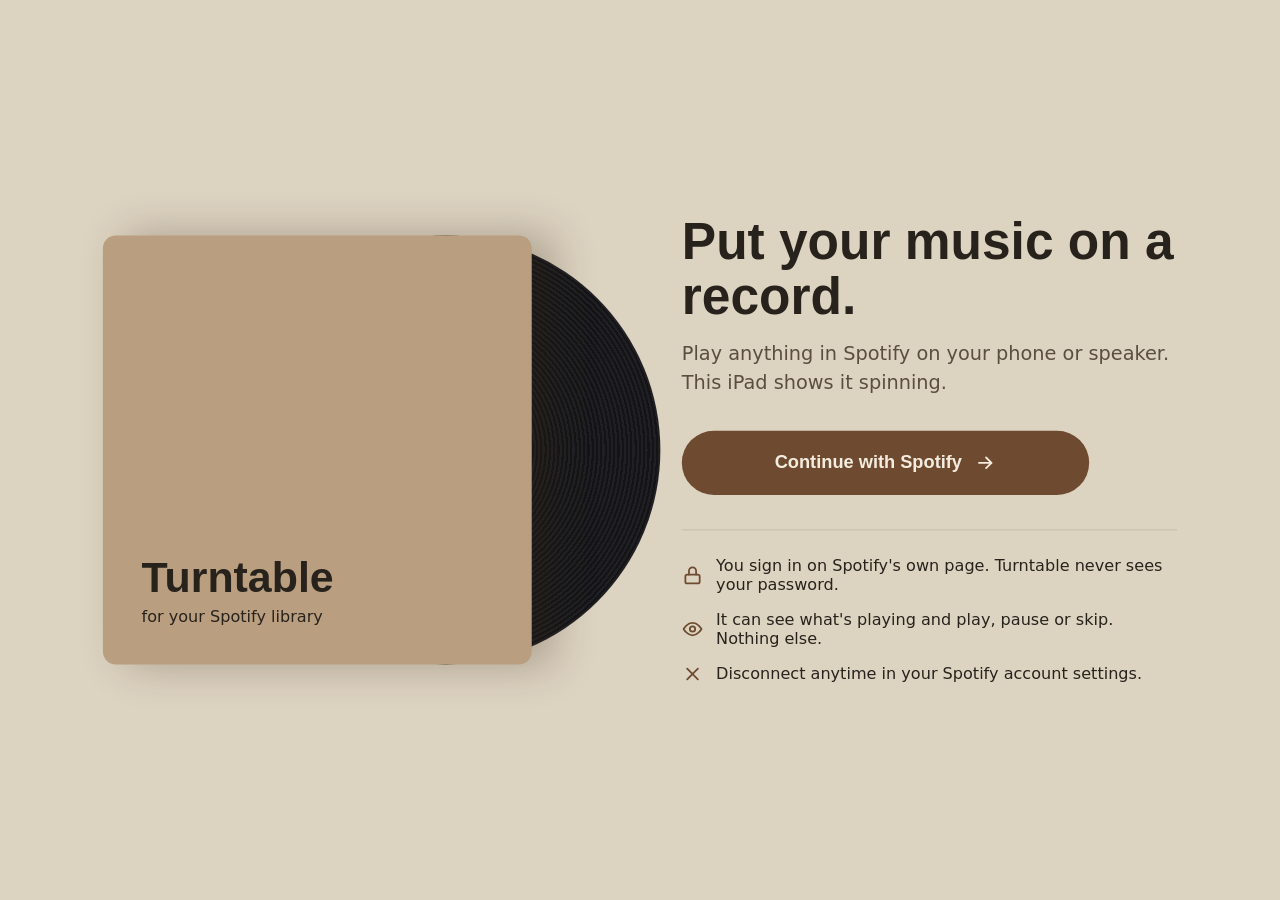
<file: index.html>
<!doctype html>
<html lang="en" data-theme="parchment">
<head>
<meta charset="utf-8">
<meta name="viewport" content="width=device-width, initial-scale=1, viewport-fit=cover">
<!-- Only our own files, Google Fonts and Spotify are allowed to load (security rule 8). -->
<meta http-equiv="Content-Security-Policy"
      content="default-src 'self'; script-src 'self'; style-src 'self' https://fonts.googleapis.com; font-src https://fonts.gstatic.com; img-src 'self' https://i.scdn.co; connect-src 'self' https://api.spotify.com https://accounts.spotify.com">
<meta name="theme-color" content="#ddd3c1">
<title>Turntable</title>
<!-- Home-screen app: opens full screen, with our own name and icon. -->
<link rel="manifest" href="manifest.webmanifest">
<link rel="apple-touch-icon" href="icons/icon-180.png">
<meta name="mobile-web-app-capable" content="yes">
<meta name="apple-mobile-web-app-capable" content="yes">
<meta name="apple-mobile-web-app-title" content="Turntable">
<meta name="apple-mobile-web-app-status-bar-style" content="black-translucent">
<link rel="preconnect" href="https://fonts.googleapis.com">
<link rel="preconnect" href="https://fonts.gstatic.com" crossorigin>
<link href="https://fonts.googleapis.com/css2?family=Inter:wght@400;500;600&family=Space+Grotesk:wght@500;700&display=swap" rel="stylesheet">
<link rel="stylesheet" href="css/styles.css">
<script type="module" src="js/app.js"></script>
</head>
<body>
  <!-- Both views start hidden; app.js shows one once it knows whether we're logged in. -->
  <main class="stage login" id="login" hidden>
    <div class="login-art" aria-hidden="true">
      <div class="login-disc"><span></span></div>
      <div class="login-sleeve"><b>Turntable</b><small>for your Spotify library</small></div>
    </div>
    <div class="login-copy">
      <div>
        <h1 class="login-title">Put your music on a record.</h1>
        <p class="login-lede">Play anything in Spotify on your phone or speaker. This iPad shows it spinning.</p>
      </div>
      <div>
        <button class="cta" id="login-btn" type="button">Continue with Spotify
          <svg aria-hidden="true" width="20" height="20" viewBox="0 0 24 24" fill="none" stroke="currentColor" stroke-width="2" stroke-linecap="round" stroke-linejoin="round"><path d="M5 12h14"/><path d="M13 6l6 6-6 6"/></svg>
        </button>
        <p class="login-error" id="login-error" role="alert" hidden></p>
      </div>
      <ul class="trust">
        <li><svg aria-hidden="true" width="20" height="20" viewBox="0 0 24 24" fill="none" stroke="currentColor" stroke-width="2" stroke-linecap="round" stroke-linejoin="round"><rect x="4" y="11" width="16" height="10" rx="2"/><path d="M8 11V7a4 4 0 0 1 8 0v4"/></svg>You sign in on Spotify's own page. Turntable never sees your password.</li>
        <li><svg aria-hidden="true" width="20" height="20" viewBox="0 0 24 24" fill="none" stroke="currentColor" stroke-width="2" stroke-linecap="round" stroke-linejoin="round"><path d="M2 12s4-7 10-7 10 7 10 7-4 7-10 7S2 12 2 12z"/><circle cx="12" cy="12" r="3"/></svg>It can see what's playing and play, pause or skip. Nothing else.</li>
        <li><svg aria-hidden="true" width="20" height="20" viewBox="0 0 24 24" fill="none" stroke="currentColor" stroke-width="2" stroke-linecap="round" stroke-linejoin="round"><path d="M18 6L6 18"/><path d="M6 6l12 12"/></svg>Disconnect anytime in your Spotify account settings.</li>
      </ul>
    </div>
  </main>

  <main class="stage" id="player" hidden>
    <section class="plinth" aria-label="Turntable">
      <button class="platter" id="platter" type="button" aria-label="Tap the record to pause">
        <div class="record" id="record">
          <div class="label" id="label">
            <!-- Two layers so a new cover can fade in over the old one. -->
            <img class="label-cover" id="cover-a" alt="">
            <img class="label-cover" id="cover-b" alt="">
            <span class="spindle"></span>
          </div>
        </div>
      </button>
      <div class="arm-base" aria-hidden="true"></div>
      <div class="arm" aria-hidden="true"><div class="rod"></div><div class="head"></div></div>
      <div class="spin-setting">
        <label for="spin">spin</label>
        <span class="quiet-select">
          <select id="spin" aria-label="Seconds per turn">
            <option value="1">1s</option>
            <option value="3">3s</option>
            <option value="5" selected>5s</option>
            <option value="7">7s</option>
            <option value="10">10s</option>
          </select>
          <svg aria-hidden="true" width="10" height="10" viewBox="0 0 24 24" fill="none" stroke="currentColor" stroke-width="3" stroke-linecap="round" stroke-linejoin="round"><path d="M6 9l6 6 6-6"/></svg>
        </span>
      </div>
    </section>

    <section class="info">
      <div class="status"><span class="dot"></span><span id="status"></span><span class="offline" id="offline" hidden>· offline</span></div>
      <div>
        <h1 id="title"></h1>
        <p class="sub" id="subtitle"></p>
      </div>
      <div>
        <div class="bar"><div class="bar-fill" id="bar-fill"></div></div>
        <div class="times"><span id="elapsed">0:00</span><span id="duration">0:00</span></div>
      </div>
      <div class="controls">
        <button class="btn-sm" id="prev" type="button" aria-label="Previous track">
          <svg aria-hidden="true" width="22" height="22" viewBox="0 0 24 24" fill="none" stroke="currentColor" stroke-width="2" stroke-linecap="round" stroke-linejoin="round"><path d="M19 20L9 12l10-8v16z"/><path d="M5 19V5"/></svg>
        </button>
        <button class="btn-play" id="play" type="button" aria-label="Pause">
          <svg class="icon-pause" aria-hidden="true" width="28" height="28" viewBox="0 0 24 24" fill="none" stroke="currentColor" stroke-width="2.5" stroke-linecap="round"><path d="M8 5v14"/><path d="M16 5v14"/></svg>
          <svg class="icon-play" aria-hidden="true" width="28" height="28" viewBox="0 0 24 24" fill="currentColor"><path d="M8 5l11 7-11 7z"/></svg>
        </button>
        <button class="btn-sm" id="next" type="button" aria-label="Next track">
          <svg aria-hidden="true" width="22" height="22" viewBox="0 0 24 24" fill="none" stroke="currentColor" stroke-width="2" stroke-linecap="round" stroke-linejoin="round"><path d="M5 4l10 8-10 8V4z"/><path d="M19 5v14"/></svg>
        </button>
      </div>
      <div class="next" id="up-next" hidden>
        <img class="cover" id="next-cover" alt="">
        <div class="next-text">
          <small>UP NEXT</small>
          <strong id="next-title"></strong>
          <span id="next-artist"></span>
        </div>
      </div>
    </section>

    <div class="toast" id="toast" role="status" aria-live="polite" hidden></div>

    <div class="menu">
      <button class="menu-btn" id="menu-btn" type="button" aria-label="Settings" aria-expanded="false" aria-controls="menu-panel">
        <svg aria-hidden="true" width="20" height="20" viewBox="0 0 24 24" fill="currentColor"><circle cx="5" cy="12" r="1.8"/><circle cx="12" cy="12" r="1.8"/><circle cx="19" cy="12" r="1.8"/></svg>
      </button>
      <div class="menu-panel" id="menu-panel" hidden>
        <div class="menu-row">
          <label for="theme">Theme</label>
          <span class="quiet-select">
            <select id="theme">
              <option value="parchment">Parchment</option>
              <option value="caramel">Caramel</option>
            </select>
            <svg aria-hidden="true" width="10" height="10" viewBox="0 0 24 24" fill="none" stroke="currentColor" stroke-width="3" stroke-linecap="round" stroke-linejoin="round"><path d="M6 9l6 6 6-6"/></svg>
          </span>
        </div>
        <div class="menu-row">
          <button class="menu-action" id="logout-btn" type="button">Log out</button>
        </div>
      </div>
    </div>
  </main>
</body>
</html>
</file>
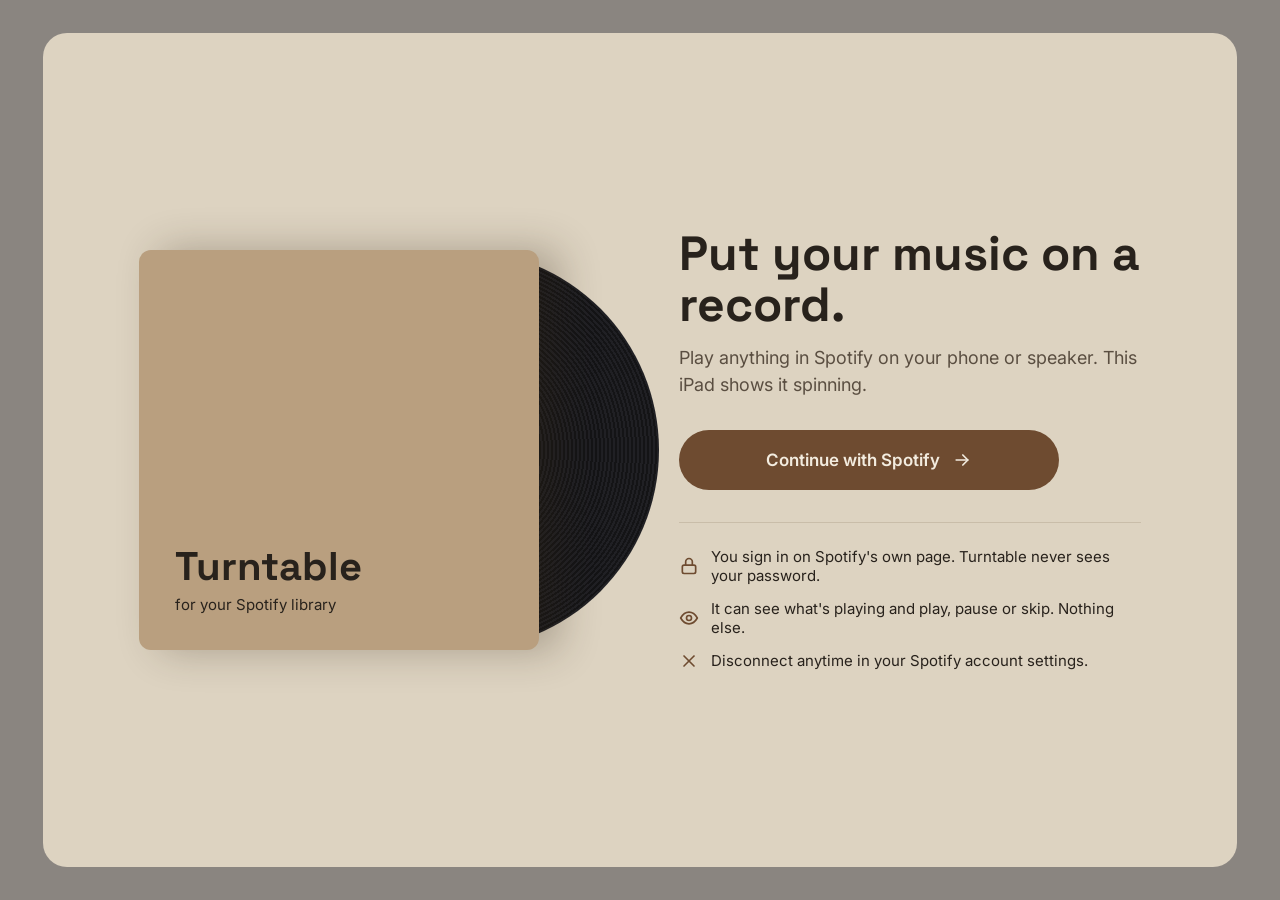
<file: mockups/login.html>
<!doctype html>
<html lang="en">
<head>
<meta charset="utf-8">
<meta name="viewport" content="width=device-width, initial-scale=1">
<title>MOCKUP — Turntable login</title>
<!--
  Design reference for the first-launch / login screen, shown in the Parchment theme.
  In the real app it uses the same theme tokens as the player (docs/DESIGN.md).
-->
<link rel="preconnect" href="https://fonts.googleapis.com">
<link href="https://fonts.googleapis.com/css2?family=Inter:wght@400;500;600&family=Space+Grotesk:wght@500;700&display=swap" rel="stylesheet">
<style>
  :root { --bg:#ddd3c1; --sleeve:#b99f7f; --text:#28221c; --muted:#5a4e41; --line:#c9bda9; --accent:#6e4b30; --on-accent:#f3ecdf; }
  * { box-sizing:border-box; }
  body { margin:0; min-height:100vh; display:flex; align-items:center; justify-content:center; background:#8a8580; font-family:Inter, sans-serif; }
  .screen { width:1194px; height:834px; border-radius:24px; background:var(--bg); color:var(--text);
            display:flex; align-items:center; gap:80px; padding:64px 96px; }
  .art { position:relative; width:460px; height:460px; flex:none; }
  .disc { position:absolute; left:120px; top:30px; width:400px; height:400px; border-radius:50%;
          background:repeating-radial-gradient(circle, #141416 0 2px, #202024 2px 4px); display:flex; align-items:center; justify-content:center; }
  .disc span { width:140px; height:140px; border-radius:50%; background:#c9a55c; display:flex; align-items:center; justify-content:center; }
  .disc span::after { content:""; width:14px; height:14px; border-radius:50%; background:#141416; }
  .sleeve { position:absolute; left:0; top:30px; width:400px; height:400px; border-radius:12px; background:var(--sleeve);
            box-shadow:20px 0 40px rgba(50,35,20,.3); display:flex; flex-direction:column; justify-content:flex-end; gap:8px; padding:36px; }
  .sleeve b { font-family:'Space Grotesk', sans-serif; font-size:40px; line-height:1; }
  .sleeve small { font-size:15px; color:var(--text); }
  .copy { flex:1; min-width:0; display:flex; flex-direction:column; gap:32px; }
  h1 { margin:0; font-family:'Space Grotesk', sans-serif; font-size:48px; line-height:1.05; }
  p { margin:14px 0 0; font-size:18px; line-height:1.5; color:var(--muted); }
  .cta { display:flex; align-items:center; justify-content:center; gap:12px; height:60px; max-width:380px; border:none; border-radius:999px;
         background:var(--accent); color:var(--on-accent); font:600 17px Inter, sans-serif; cursor:pointer; }
  ul { list-style:none; margin:0; padding:24px 0 0; border-top:1px solid var(--line); display:flex; flex-direction:column; gap:14px; }
  li { display:flex; align-items:center; gap:12px; font-size:15px; }
  li svg { flex:none; color:var(--accent); }
</style>
</head>
<body>
  <main class="screen">
    <div class="art" aria-hidden="true">
      <div class="disc"><span></span></div>
      <div class="sleeve"><b>Turntable</b><small>for your Spotify library</small></div>
    </div>
    <div class="copy">
      <div>
        <h1>Put your music on a record.</h1>
        <p>Play anything in Spotify on your phone or speaker. This iPad shows it spinning.</p>
      </div>
      <button class="cta">Continue with Spotify
        <svg aria-hidden="true" width="20" height="20" viewBox="0 0 24 24" fill="none" stroke="currentColor" stroke-width="2" stroke-linecap="round" stroke-linejoin="round"><path d="M5 12h14"/><path d="M13 6l6 6-6 6"/></svg>
      </button>
      <ul>
        <li><svg aria-hidden="true" width="20" height="20" viewBox="0 0 24 24" fill="none" stroke="currentColor" stroke-width="2" stroke-linecap="round" stroke-linejoin="round"><rect x="4" y="11" width="16" height="10" rx="2"/><path d="M8 11V7a4 4 0 0 1 8 0v4"/></svg>You sign in on Spotify's own page. Turntable never sees your password.</li>
        <li><svg aria-hidden="true" width="20" height="20" viewBox="0 0 24 24" fill="none" stroke="currentColor" stroke-width="2" stroke-linecap="round" stroke-linejoin="round"><path d="M2 12s4-7 10-7 10 7 10 7-4 7-10 7S2 12 2 12z"/><circle cx="12" cy="12" r="3"/></svg>It can see what's playing and play, pause or skip. Nothing else.</li>
        <li><svg aria-hidden="true" width="20" height="20" viewBox="0 0 24 24" fill="none" stroke="currentColor" stroke-width="2" stroke-linecap="round" stroke-linejoin="round"><path d="M18 6L6 18"/><path d="M6 6l12 12"/></svg>Disconnect anytime in your Spotify account settings.</li>
      </ul>
    </div>
  </main>
</body>
</html>
</file>
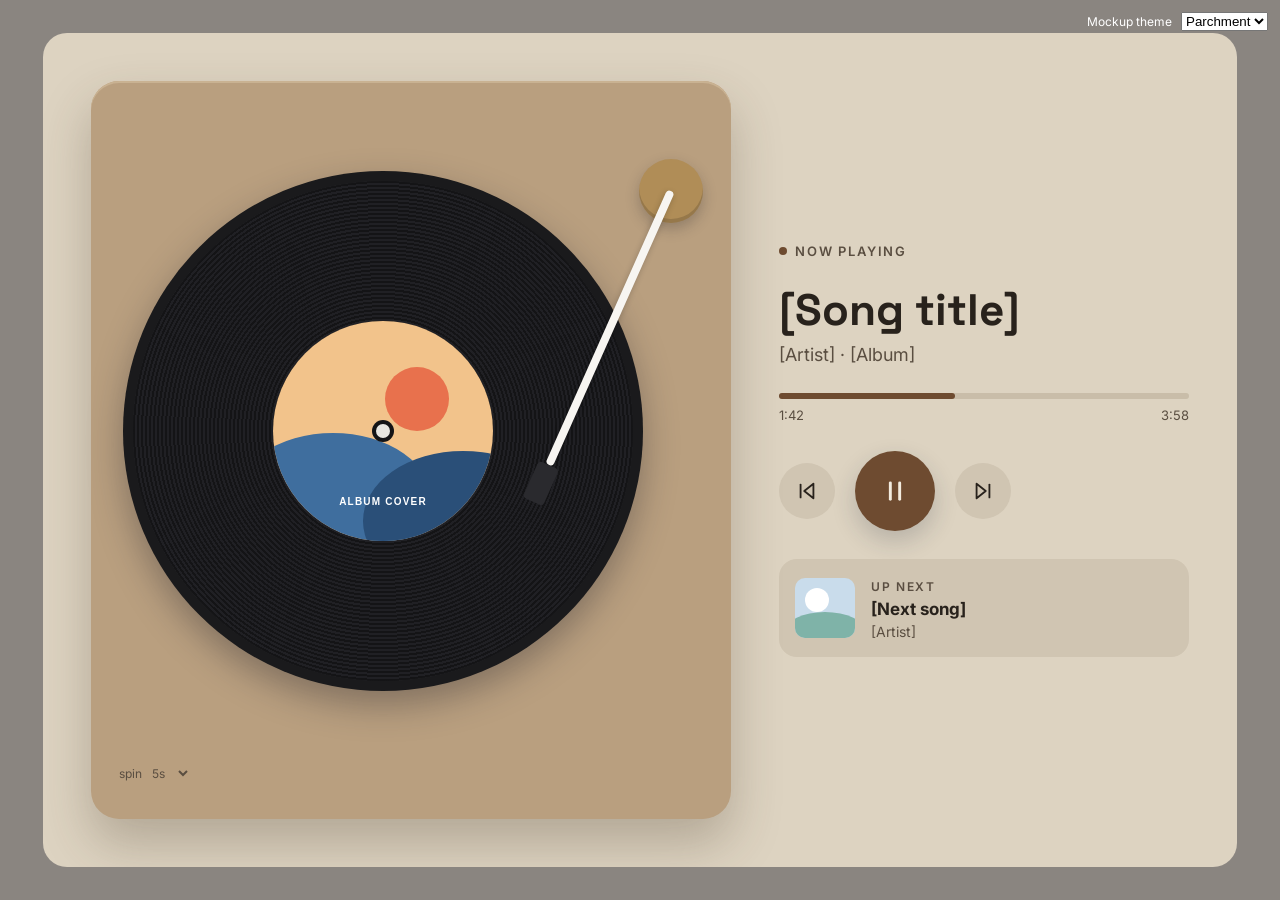
<file: mockups/now-playing.html>
<!doctype html>
<html lang="en">
<head>
<meta charset="utf-8">
<meta name="viewport" content="width=device-width, initial-scale=1">
<title>MOCKUP — Turntable now playing</title>
<!--
  Approved design reference for the main screen (iPad landscape, 1194×834 frame).
  Uses fake data and a drawn placeholder cover. In the real app the label shows the album cover image.
  Mockup-only: the theme switch in the top-right corner of the browser window.
-->
<link rel="preconnect" href="https://fonts.googleapis.com">
<link href="https://fonts.googleapis.com/css2?family=Inter:wght@400;500;600&family=Space+Grotesk:wght@500;700&display=swap" rel="stylesheet">
<style>
  :root, [data-theme="parchment"] {
    --bg:#ddd3c1; --plinth:#b99f7f; --plinth-hi:#c9b292; --arm-base:#b08d57;
    --text:#28221c; --muted:#5a4e41; --track:#c9bda9; --soft:#d0c5b2;
    --accent:#6e4b30; --on-accent:#f3ecdf; --shadow:rgba(70,55,35,0.28);
  }
  [data-theme="caramel"] {
    --bg:#7a5a40; --plinth:#9b7757; --plinth-hi:#ad8a69; --arm-base:#c9a55c;
    --text:#f6eee2; --muted:#efe2d0; --track:#8f6d51; --soft:#86644a;
    --accent:#f1e4cf; --on-accent:#5a3f2a; --shadow:rgba(50,30,15,0.35);
  }
  * { box-sizing: border-box; }
  body { margin:0; min-height:100vh; display:flex; align-items:center; justify-content:center;
         background:#8a8580; font-family:Inter, sans-serif; }

  .screen { width:1194px; height:834px; border-radius:24px; overflow:hidden; background:var(--bg); color:var(--text);
            display:flex; align-items:center; gap:48px; padding:48px; }

  /* Turntable */
  .plinth { position:relative; width:640px; height:738px; flex:none; border-radius:28px; background:var(--plinth);
            box-shadow:inset 0 2px 0 var(--plinth-hi), 0 24px 50px var(--shadow); }
  .platter { position:absolute; left:32px; top:90px; width:520px; height:520px; padding:0; border:none; border-radius:50%;
             background:#1a1a1c; box-shadow:0 14px 34px rgba(30,30,40,0.35);
             display:flex; align-items:center; justify-content:center; cursor:pointer; }
  .record { width:500px; height:500px; border-radius:50%; display:flex; align-items:center; justify-content:center;
            background:repeating-radial-gradient(circle, #141416 0 2px, #202024 2px 4px);
            animation:spin var(--spin, 5s) linear infinite; animation-play-state:paused; }
  .is-playing .record { animation-play-state:running; }
  @keyframes spin { to { transform:rotate(360deg); } }

  .label { position:relative; width:220px; height:220px; border-radius:50%; overflow:hidden; background:#f2c38b;
           display:flex; align-items:center; justify-content:center; }
  /* Placeholder cover art — the real app uses <img src="album cover"> with object-fit: cover */
  .label .sun   { position:absolute; left:112px; top:46px; width:64px; height:64px; border-radius:50%; background:#e8714d; }
  .label .hill1 { position:absolute; left:-40px; top:112px; width:200px; height:140px; border-radius:50%; background:#3f6e9e; }
  .label .hill2 { position:absolute; left:90px; top:130px; width:200px; height:140px; border-radius:50%; background:#2a4f78; }
  .label .tag   { position:absolute; left:0; right:0; bottom:34px; text-align:center; font-size:10px; font-weight:600;
                  letter-spacing:.12em; color:#fff; }
  .spindle { position:relative; width:14px; height:14px; border-radius:50%; background:#e8e6e1; box-shadow:0 0 0 4px #141416; }

  .arm-base { position:absolute; left:548px; top:78px; width:64px; height:64px; border-radius:50%; background:var(--arm-base);
              box-shadow:inset 0 -4px 0 rgba(0,0,0,.15), 0 6px 14px rgba(30,30,40,.25); }
  .arm { position:absolute; left:573px; top:110px; width:14px; height:340px; transform-origin:7px 0;
         transform:rotate(4deg); transition:transform 700ms ease-in-out; pointer-events:none; }
  .is-playing .arm { transform:rotate(24deg); }
  .arm .rod  { width:8px; height:300px; margin-left:3px; border-radius:4px; background:#f7f5f1; box-shadow:0 2px 6px rgba(0,0,0,.2); }
  .arm .head { width:22px; height:40px; margin-left:-4px; border-radius:4px; background:#2a2a2e; }

  .spin-setting { position:absolute; left:28px; bottom:24px; display:flex; align-items:center; gap:2px; color:var(--muted); font-size:12px; }
  .spin-setting select { height:44px; padding:0 4px; border:none; background:transparent; color:var(--muted);
                         font:inherit; cursor:pointer; }

  /* Info column */
  .info { flex:1; min-width:0; display:flex; flex-direction:column; gap:28px; }
  .status { display:flex; align-items:center; gap:8px; font-size:13px; font-weight:600; letter-spacing:.14em; color:var(--muted); }
  .status .dot { width:8px; height:8px; border-radius:50%; background:var(--accent); }
  h1 { margin:0; font-family:'Space Grotesk', sans-serif; font-size:44px; line-height:1.05; font-weight:700; }
  .sub { margin:10px 0 0; font-size:18px; color:var(--muted); }
  .bar { height:6px; border-radius:3px; background:var(--track); }
  .bar > div { width:43%; height:6px; border-radius:3px; background:var(--accent); }
  .times { display:flex; justify-content:space-between; margin-top:8px; font-size:13px; color:var(--muted); }
  .controls { display:flex; align-items:center; gap:20px; }
  .controls button { border:none; border-radius:50%; display:flex; align-items:center; justify-content:center; cursor:pointer; }
  .btn-sm { width:56px; height:56px; background:var(--soft); color:var(--text); }
  .btn-play { width:80px; height:80px; background:var(--accent); color:var(--on-accent); box-shadow:0 10px 24px rgba(30,40,60,.2); }
  .icon-pause { display:none; }
  .is-playing .icon-pause { display:block; } .is-playing .icon-play { display:none; }

  .next { display:flex; align-items:center; gap:16px; padding:16px; border-radius:18px; background:var(--soft); }
  .next .cover { position:relative; width:60px; height:60px; flex:none; border-radius:10px; overflow:hidden; background:#c9dceb; }
  .next .cover i:first-child { position:absolute; left:10px; top:10px; width:24px; height:24px; border-radius:50%; background:#fff; }
  .next .cover i:last-child  { position:absolute; left:-10px; top:34px; width:80px; height:40px; border-radius:50%; background:#7fb3a8; }
  .next small { font-size:12px; font-weight:600; letter-spacing:.14em; color:var(--muted); }
  .next strong { display:block; font-size:17px; margin:4px 0 2px; }
  .next span { font-size:14px; color:var(--muted); }

  .mockup-theme { position:fixed; top:12px; right:12px; font-size:12px; color:#fff; }
  .mockup-theme select { margin-left:6px; }

  @media (prefers-reduced-motion: reduce) { .record { animation:none; } .arm { transition:none; } }
</style>
</head>
<body>
  <div class="mockup-theme">
    <label for="theme">Mockup theme</label>
    <select id="theme"><option value="parchment">Parchment</option><option value="caramel">Caramel</option></select>
  </div>

  <main class="screen is-playing" id="screen" data-theme="parchment">
    <section class="plinth" aria-label="Turntable">
      <button class="platter" id="platter" aria-label="Tap the record to pause">
        <div class="record" id="record">
          <div class="label">
            <span class="sun"></span><span class="hill1"></span><span class="hill2"></span>
            <span class="tag">ALBUM COVER</span>
            <span class="spindle"></span>
          </div>
        </div>
      </button>
      <div class="arm-base"></div>
      <div class="arm"><div class="rod"></div><div class="head"></div></div>
      <div class="spin-setting">
        <label for="spin">spin</label>
        <select id="spin" aria-label="Seconds per turn">
          <option value="1">1s</option><option value="3">3s</option>
          <option value="5" selected>5s</option><option value="7">7s</option><option value="10">10s</option>
        </select>
      </div>
    </section>

    <section class="info">
      <div class="status"><span class="dot"></span><span id="status">NOW PLAYING</span></div>
      <div>
        <h1>[Song title]</h1>
        <p class="sub">[Artist] · [Album]</p>
      </div>
      <div>
        <div class="bar"><div></div></div>
        <div class="times"><span>1:42</span><span>3:58</span></div>
      </div>
      <div class="controls">
        <button class="btn-sm" aria-label="Previous track">
          <svg aria-hidden="true" width="22" height="22" viewBox="0 0 24 24" fill="none" stroke="currentColor" stroke-width="2" stroke-linecap="round" stroke-linejoin="round"><path d="M19 20L9 12l10-8v16z"/><path d="M5 19V5"/></svg>
        </button>
        <button class="btn-play" id="play" aria-label="Pause">
          <svg class="icon-pause" aria-hidden="true" width="28" height="28" viewBox="0 0 24 24" fill="none" stroke="currentColor" stroke-width="2.5" stroke-linecap="round"><path d="M8 5v14"/><path d="M16 5v14"/></svg>
          <svg class="icon-play" aria-hidden="true" width="28" height="28" viewBox="0 0 24 24" fill="currentColor"><path d="M8 5l11 7-11 7z"/></svg>
        </button>
        <button class="btn-sm" aria-label="Next track">
          <svg aria-hidden="true" width="22" height="22" viewBox="0 0 24 24" fill="none" stroke="currentColor" stroke-width="2" stroke-linecap="round" stroke-linejoin="round"><path d="M5 4l10 8-10 8V4z"/><path d="M19 5v14"/></svg>
        </button>
      </div>
      <div class="next">
        <div class="cover" aria-hidden="true"><i></i><i></i></div>
        <div><small>UP NEXT</small><strong>[Next song]</strong><span>[Artist]</span></div>
      </div>
    </section>
  </main>

<script>
  const screen = document.getElementById('screen');
  const record = document.getElementById('record');
  const playBtn = document.getElementById('play');
  const platter = document.getElementById('platter');
  const status = document.getElementById('status');

  function toggle() {
    const playing = screen.classList.toggle('is-playing');
    status.textContent = playing ? 'NOW PLAYING' : 'PAUSED';
    playBtn.setAttribute('aria-label', playing ? 'Pause' : 'Play');
    platter.setAttribute('aria-label', playing ? 'Tap the record to pause' : 'Tap the record to play');
  }
  playBtn.addEventListener('click', toggle);
  platter.addEventListener('click', toggle);

  document.getElementById('spin').addEventListener('change', (e) => {
    record.style.setProperty('--spin', e.target.value + 's');
  });
  document.getElementById('theme').addEventListener('change', (e) => {
    screen.dataset.theme = e.target.value;
  });
</script>
</body>
</html>
</file>
<file: css/styles.css>
/* Turntable — all styles. Sizes follow the 1194×834 landscape reference (docs/DESIGN.md);
   the whole stage is scaled to fit the screen by app.js. */

:root, [data-theme="parchment"] {
  --bg:#ddd3c1; --plinth:#b99f7f; --plinth-hi:#c9b292; --arm-base:#b08d57;
  --text:#28221c; --muted:#5a4e41; --track:#c9bda9; --soft:#d0c5b2;
  --accent:#6e4b30; --on-accent:#f3ecdf; --shadow:rgba(70,55,35,0.28);
}
[data-theme="caramel"] {
  --bg:#7a5a40; --plinth:#9b7757; --plinth-hi:#ad8a69; --arm-base:#c9a55c;
  --text:#f6eee2; --muted:#efe2d0; --track:#8f6d51; --soft:#86644a;
  --accent:#f1e4cf; --on-accent:#5a3f2a; --shadow:rgba(50,30,15,0.35);
}

* { box-sizing:border-box; }
[hidden] { display:none !important; }
html, body { margin:0; height:100%; }
body {
  overflow:hidden; background:var(--bg); color:var(--text);
  font-family:Inter, system-ui, sans-serif;
  -webkit-text-size-adjust:100%; -webkit-tap-highlight-color:transparent;
  -webkit-user-select:none; user-select:none;
}
button, select { font:inherit; color:inherit; touch-action:manipulation; }
button { cursor:pointer; }

/* Fixed-size stage, centred, scaled by --scale (set in app.js) so it fits any iPad. */
.stage {
  position:absolute; left:50%; top:50%; width:1194px; height:834px; margin:-417px 0 0 -597px;
  transform:scale(var(--scale, 1));
  display:flex; align-items:center; gap:48px; padding:48px;
}

/* Turntable */
.plinth {
  position:relative; width:640px; height:738px; flex:none; border-radius:28px; background:var(--plinth);
  box-shadow:inset 0 2px 0 var(--plinth-hi), 0 24px 50px var(--shadow);
}
.platter {
  position:absolute; left:32px; top:90px; width:520px; height:520px; padding:0; border:none; border-radius:50%;
  background:#1a1a1c; box-shadow:0 14px 34px rgba(30,30,40,0.35);
  display:flex; align-items:center; justify-content:center;
}
.record {
  width:500px; height:500px; border-radius:50%; display:flex; align-items:center; justify-content:center;
  background:repeating-radial-gradient(circle, #141416 0 2px, #202024 2px 4px);
}

/* Empty label = neutral brass placeholder; the cover image sits on top when there is one. */
.label {
  position:relative; width:220px; height:220px; border-radius:50%; overflow:hidden; background:#c9a55c;
  display:flex; align-items:center; justify-content:center;
}
.label-cover {
  position:absolute; inset:0; width:100%; height:100%; object-fit:cover;
  opacity:0; transition:opacity 300ms ease;
}
.label-cover.is-shown { opacity:1; }
.label-cover.is-front { z-index:1; }
.spindle {
  position:relative; z-index:2; width:14px; height:14px; border-radius:50%; background:#e8e6e1; box-shadow:0 0 0 4px #141416;
}

.arm-base {
  position:absolute; left:548px; top:78px; width:64px; height:64px; border-radius:50%; background:var(--arm-base);
  box-shadow:inset 0 -4px 0 rgba(0,0,0,.15), 0 6px 14px rgba(30,30,40,.25);
}
.arm {
  position:absolute; left:573px; top:110px; width:14px; height:340px; transform-origin:7px 0;
  transform:rotate(4deg); transition:transform 700ms ease-in-out; pointer-events:none;
}
.is-playing .arm { transform:rotate(24deg); }
.arm .rod  { width:8px; height:300px; margin-left:3px; border-radius:4px; background:#f7f5f1; box-shadow:0 2px 6px rgba(0,0,0,.2); }
.arm .head { width:22px; height:40px; margin-left:-4px; border-radius:4px; background:#2a2a2e; }

/* Deliberately low-attention dropdowns ("spin 5s ▾", theme). appearance:none so Safari
   doesn't draw its grey pill; our own chevron replaces the native one. */
.quiet-select { position:relative; display:inline-flex; align-items:center; }
.quiet-select select {
  -webkit-appearance:none; appearance:none; height:44px; padding:0 16px 0 4px;
  border:none; background:transparent; color:inherit; font:inherit; cursor:pointer;
}
.quiet-select svg { position:absolute; right:2px; pointer-events:none; }

.spin-setting {
  position:absolute; left:28px; bottom:24px; display:flex; align-items:center; gap:2px;
  color:var(--muted); font-size:12px;
}

/* Info column */
.info { flex:1; min-width:0; display:flex; flex-direction:column; gap:28px; }
.status { display:flex; align-items:center; gap:8px; font-size:13px; font-weight:600; letter-spacing:.14em; color:var(--muted); }
.status .dot { width:8px; height:8px; border-radius:50%; background:var(--accent); }
.status .offline { font-weight:500; letter-spacing:.08em; text-transform:lowercase; opacity:.8; }
h1 {
  margin:0; font-family:'Space Grotesk', sans-serif; font-size:44px; line-height:1.05; font-weight:700;
  display:-webkit-box; -webkit-box-orient:vertical; -webkit-line-clamp:2; overflow:hidden; overflow-wrap:anywhere;
}
.sub { margin:10px 0 0; font-size:18px; color:var(--muted); white-space:nowrap; overflow:hidden; text-overflow:ellipsis; }

.bar { height:6px; border-radius:3px; background:var(--track); overflow:hidden; }
.bar-fill { width:0; height:6px; border-radius:3px; background:var(--accent); }
.times { display:flex; justify-content:space-between; margin-top:8px; font-size:13px; color:var(--muted); font-variant-numeric:tabular-nums; }

.controls { display:flex; align-items:center; gap:20px; }
.controls button { padding:0; border:none; border-radius:50%; display:flex; align-items:center; justify-content:center; }
.btn-sm { width:56px; height:56px; background:var(--soft); color:var(--text); }
.btn-play { width:80px; height:80px; background:var(--accent); color:var(--on-accent); box-shadow:0 10px 24px rgba(30,40,60,.2); }
.controls button:active { transform:scale(0.95); }
.controls button:disabled { opacity:.4; cursor:default; transform:none; }
.icon-pause { display:none; }
.is-playing .icon-pause { display:block; }
.is-playing .icon-play { display:none; }

.next { display:flex; align-items:center; gap:16px; padding:16px; border-radius:18px; background:var(--soft); }
.next .cover { width:60px; height:60px; flex:none; border-radius:10px; object-fit:cover; background:var(--track); }
.next-text { min-width:0; }
.next small { font-size:12px; font-weight:600; letter-spacing:.14em; color:var(--muted); }
.next strong, .next span { display:block; white-space:nowrap; overflow:hidden; text-overflow:ellipsis; }
.next strong { font-size:17px; margin:4px 0 2px; }
.next span { font-size:14px; color:var(--muted); }

.toast {
  position:absolute; left:50%; bottom:28px; transform:translateX(-50%);
  padding:12px 22px; border-radius:999px; background:var(--text); color:var(--bg);
  font-size:15px; font-weight:500; white-space:nowrap; box-shadow:0 10px 24px var(--shadow);
}

/* Settings menu: a faint "…" in the corner; holds theme now, Log out from Phase 2. */
.menu { position:absolute; top:36px; right:24px; }
.menu-btn {
  width:44px; height:44px; padding:0; border:none; border-radius:50%; background:transparent;
  color:var(--muted); opacity:.55; display:flex; align-items:center; justify-content:center;
}
.menu-btn[aria-expanded="true"] { opacity:1; }
.menu-panel {
  position:absolute; right:0; top:50px; min-width:220px; padding:4px 16px; border-radius:14px;
  background:var(--soft); color:var(--text); font-size:14px; box-shadow:0 12px 30px var(--shadow);
}
.menu-row { display:flex; align-items:center; justify-content:space-between; gap:12px; }
.menu-row + .menu-row { border-top:1px solid var(--track); }
.menu-action {
  width:100%; height:44px; padding:0; border:none; background:transparent; text-align:left;
  color:inherit; font-weight:500;
}

/* Login (mockups/login.html) — same theme tokens as the player */
.stage.login { gap:80px; padding:64px 96px; }
.login-art { position:relative; width:460px; height:460px; flex:none; }
.login-disc {
  position:absolute; left:120px; top:30px; width:400px; height:400px; border-radius:50%;
  background:repeating-radial-gradient(circle, #141416 0 2px, #202024 2px 4px);
  display:flex; align-items:center; justify-content:center;
}
.login-disc span {
  width:140px; height:140px; border-radius:50%; background:#c9a55c;
  display:flex; align-items:center; justify-content:center;
}
.login-disc span::after { content:""; width:14px; height:14px; border-radius:50%; background:#141416; }
.login-sleeve {
  position:absolute; left:0; top:30px; width:400px; height:400px; border-radius:12px; background:var(--plinth);
  box-shadow:20px 0 40px rgba(50,35,20,.3);
  display:flex; flex-direction:column; justify-content:flex-end; gap:8px; padding:36px;
}
.login-sleeve b { font-family:'Space Grotesk', sans-serif; font-size:40px; line-height:1; }
.login-sleeve small { font-size:15px; }
.login-copy { flex:1; min-width:0; display:flex; flex-direction:column; gap:32px; }
.login-title { -webkit-line-clamp:unset; font-size:48px; }
.login-lede { margin:14px 0 0; font-size:18px; line-height:1.5; color:var(--muted); }
.cta {
  display:flex; align-items:center; justify-content:center; gap:12px; width:100%; height:60px; max-width:380px;
  border:none; border-radius:999px; background:var(--accent); color:var(--on-accent); font:600 17px Inter, sans-serif;
}
.cta:disabled { opacity:.6; cursor:default; }
.login-error { margin:12px 0 0; font-size:15px; color:var(--text); }
.trust {
  list-style:none; margin:0; padding:24px 0 0; border-top:1px solid var(--track);
  display:flex; flex-direction:column; gap:14px;
}
.trust li { display:flex; align-items:center; gap:12px; font-size:15px; }
.trust svg { flex:none; color:var(--accent); }

/* Portrait: same stage idea at 834×1194, turntable on top and info below.
   app.js switches the scale reference with the same media query. */
@media (orientation: portrait) {
  .stage { width:834px; height:1194px; margin:-597px 0 0 -417px; flex-direction:column; justify-content:center; gap:40px; }
  .plinth { zoom:0.8; }
  .spin-setting { zoom:1.25; }                    /* undo the plinth zoom: keep text size and 44px target */
  .info { flex:none; width:100%; gap:24px; }

  .stage.login { gap:56px; padding:64px 72px; }
  .login-art { width:520px; }                     /* include the disc peeking out so the art is centred */
  .login-copy { flex:none; width:100%; max-width:600px; }
}

@media (prefers-reduced-motion: reduce) {
  .arm, .label-cover { transition:none; }
}
</file>
